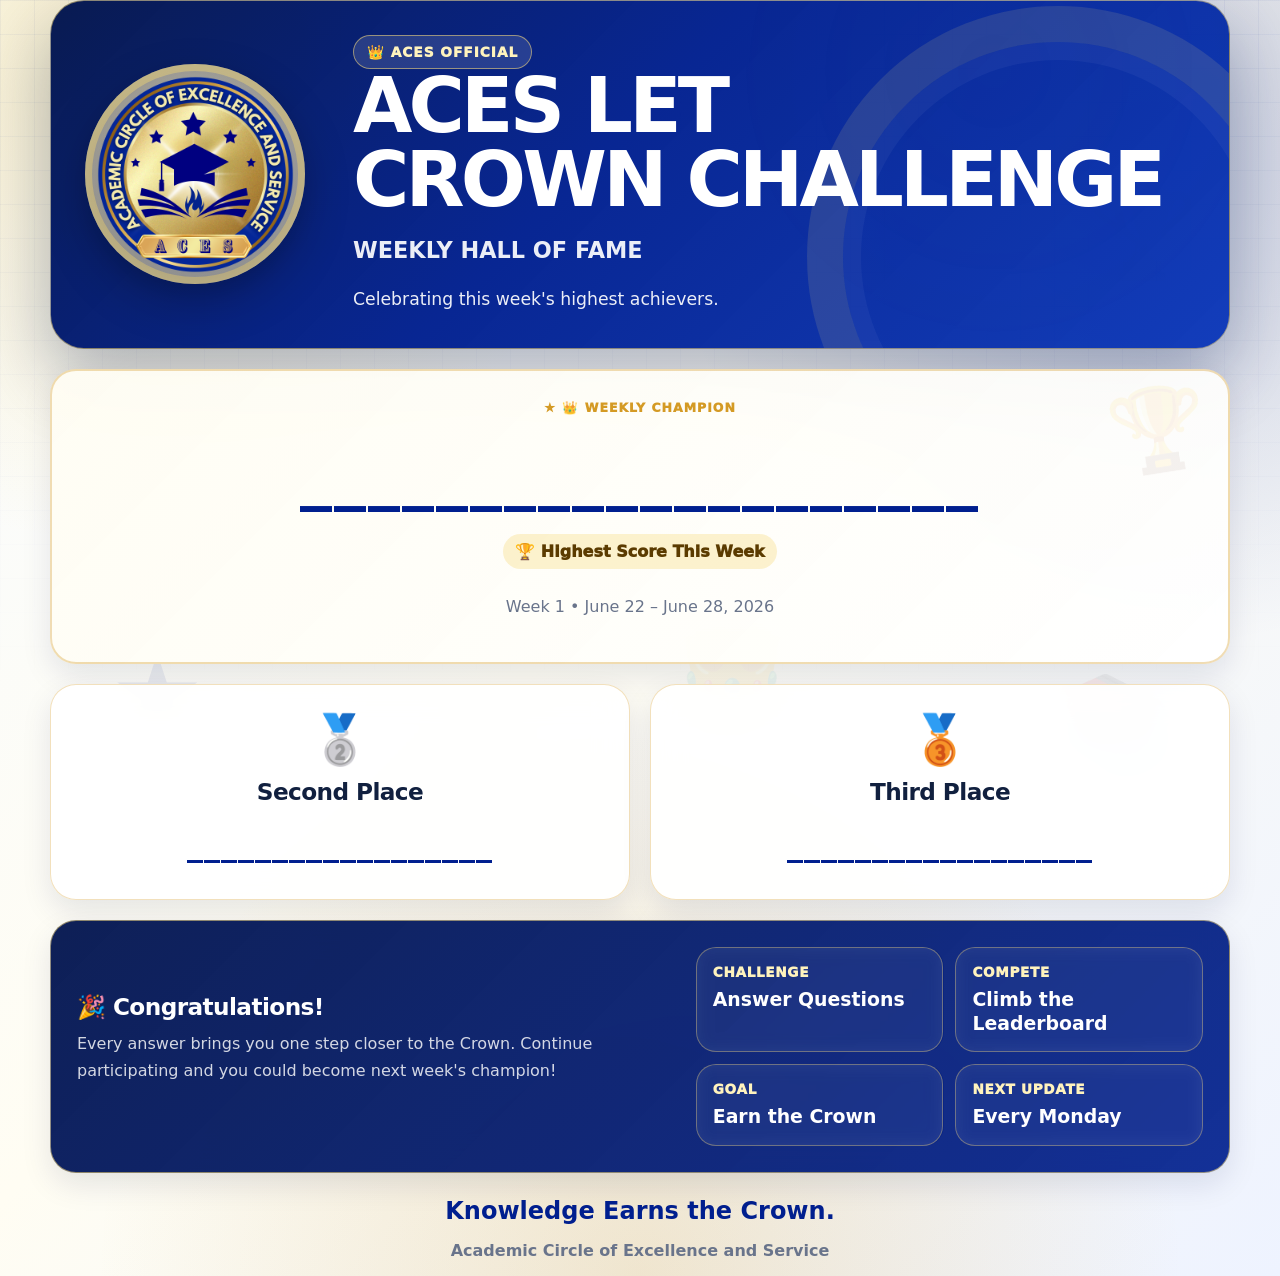
<file: weekly-hall-of-fame.html>
<!DOCTYPE html>
<html lang="en">
<head>
    <meta charset="UTF-8">
    <meta name="viewport" content="width=device-width, initial-scale=1.0">
    <title>ACES Weekly Hall of Fame</title>

    <link rel="stylesheet" href="style.css">
</head>
<body>

<div class="aces-bg">
    <span>👑</span>
    <span>🏆</span>
    <span>★</span>
    <span>📚</span>
    <span>🎓</span>
    <span>👑</span>
</div>

<div class="wrap">
    <header class="hero" style="min-height:320px;">
        <div class="hero-logo-wrap">
            <img src="assets/aces-logo.png" class="hero-logo" alt="ACES Logo">
        </div>
        <div class="hero-copy">
            <div class="eyebrow">
                👑 ACES OFFICIAL
            </div>
            <h1>
                ACES LET<br>
                CROWN CHALLENGE
            </h1>

            <p style="font-size:1.4rem;font-weight:700;">
                WEEKLY HALL OF FAME
            </p>

            <p>
                Celebrating this week's highest achievers.
            </p>

        </div>

    </header>


    <section class="panel champion-card">

        <div style="text-align:center;">

            <div class="card-kicker">
                👑 Weekly Champion
            </div>

            <h1 style="
                font-size:4rem;
                color:var(--royal);
                margin-top:15px;
                margin-bottom:10px;
                letter-spacing:2px;
            ">
                ____________________
            </h1>

            <div class="leader-score">
                🏆 Highest Score This Week
            </div>

            <p class="muted" style="margin-top:25px;">
                Week 1 • June 22 – June 28, 2026
            </p>

        </div>

    </section>


    <div class="champions-grid">

        <section class="panel">

            <div style="text-align:center">

                <div style="font-size:3rem;">
                    🥈
                </div>

                <h2 style="margin-top:10px;">
                    Second Place
                </h2>

                <h3 style="
                    color:var(--royal);
                    font-size:2rem;
                    letter-spacing:1px;
                ">
                    __________________
                </h3>

            </div>

        </section>

        <section class="panel">

            <div style="text-align:center">

                <div style="font-size:3rem;">
                    🥉
                </div>

                <h2 style="margin-top:10px;">
                    Third Place
                </h2>

                <h3 style="
                    color:var(--royal);
                    font-size:2rem;
                    letter-spacing:1px;
                ">
                    __________________
                </h3>

            </div>

        </section>

    </div>


    <section class="panel contender-strip">

        <div>

            <h2>
                🎉 Congratulations!
            </h2>

            <p class="muted">
                Every answer brings you one step closer to the Crown.
                Continue participating and you could become next week's champion!
            </p>

        </div>

        <div class="mini-contender-grid">

            <div class="mini-card">

                <span>Challenge</span>

                <strong>
                    Answer Questions
                </strong>

            </div>

            <div class="mini-card">

                <span>Compete</span>

                <strong>
                    Climb the Leaderboard
                </strong>

            </div>

            <div class="mini-card">

                <span>Goal</span>

                <strong>
                    Earn the Crown
                </strong>

            </div>

            <div class="mini-card">

                <span>Next Update</span>

                <strong>
                    Every Monday
                </strong>

            </div>

        </div>

    </section>


    <footer class="footer">

        <h2 style="color:var(--royal);margin-bottom:8px;">
            Knowledge Earns the Crown.
        </h2>

        <p>
            Academic Circle of Excellence and Service
        </p>

    </footer>

</div>

</body>
</html>
</file>
<file: style.css>
:root {
  --royal:#001f8f;
  --royal-2:#0633b8;
  --navy:#04164f;
  --blue:#072c94;
  --gold:#d49a24;
  --gold-2:#f6d979;
  --cream:#fff3bd;
  --ivory:#fffdf3;
  --white:#ffffff;
  --ink:#11203f;
  --muted:#69748b;
  --line:rgba(212,154,36,.35);
  --green:#0f9f6e;
  --red:#db3b3b;
  --shadow:0 22px 60px rgba(4,22,79,.16);
  --shadow-soft:0 12px 30px rgba(4,22,79,.10);
  --radius:26px;
}

* { box-sizing:border-box; }
html { scroll-behavior:smooth; }
body {
  margin:0;
  min-height:100vh;
  font-family:Inter, ui-sans-serif, system-ui, -apple-system, BlinkMacSystemFont, "Segoe UI", Arial, sans-serif;
  color:var(--ink);
  background:
    radial-gradient(circle at 10% 5%, rgba(246,217,121,.40), transparent 30rem),
    radial-gradient(circle at 90% 12%, rgba(0,31,143,.22), transparent 31rem),
    radial-gradient(circle at 50% 100%, rgba(212,154,36,.20), transparent 34rem),
    linear-gradient(135deg, #f8fbff 0%, #fffdf3 47%, #eef3ff 100%);
  overflow-x:hidden;
}

body::before {
  content:"";
  position:fixed;
  inset:0;
  pointer-events:none;
  background-image:
    linear-gradient(rgba(0,31,143,.045) 1px, transparent 1px),
    linear-gradient(90deg, rgba(0,31,143,.045) 1px, transparent 1px);
  background-size:34px 34px;
  mask-image:linear-gradient(to bottom, black, transparent 78%);
}

.aces-bg {
  position:fixed;
  inset:0;
  overflow:hidden;
  pointer-events:none;
  z-index:0;
}
.aces-bg span {
  position:absolute;
  color:rgba(0,31,143,.07);
  font-weight:950;
  font-size:clamp(2.1rem, 7vw, 6rem);
  letter-spacing:.06em;
  animation:floatSymbol 18s ease-in-out infinite;
  user-select:none;
}
.aces-bg span:nth-child(1){left:4%;top:12%;animation-delay:0s;}
.aces-bg span:nth-child(2){right:6%;top:20%;animation-delay:2s;}
.aces-bg span:nth-child(3){left:9%;bottom:17%;animation-delay:4s;}
.aces-bg span:nth-child(4){right:8%;bottom:14%;animation-delay:6s;}
.aces-bg span:nth-child(5){left:47%;top:6%;animation-delay:8s;}
.aces-bg span:nth-child(6){right:38%;bottom:20%;animation-delay:10s;}
@keyframes floatSymbol {
  0%,100% { transform:translateY(0) rotate(-4deg); opacity:.42; }
  50% { transform:translateY(-24px) rotate(5deg); opacity:.85; }
}

.screen {
  display:none;
  min-height:100vh;
  padding:30px 18px;
  position:relative;
  z-index:1;
}
.screen.active { display:block; animation:fadeIn .24s ease both; }
@keyframes fadeIn { from { opacity:0; transform:translateY(8px); } to { opacity:1; transform:translateY(0); } }
.wrap { max-width:1180px; margin:0 auto; position:relative; z-index:1; }
.wrap.narrow { max-width:940px; }

.hero {
  position:relative;
  overflow:hidden;
  display:grid;
  grid-template-columns:240px minmax(0, 1fr);
  gap:28px;
  align-items:center;
  padding:34px;
  border-radius:34px;
  color:#fff;
  border:1px solid rgba(246,217,121,.55);
  box-shadow:0 28px 70px rgba(4,22,79,.32);
  background:
    linear-gradient(135deg, rgba(4,22,79,.98), rgba(0,31,143,.97) 46%, rgba(6,51,184,.94)),
    radial-gradient(circle at 80% 20%, rgba(246,217,121,.40), transparent 18rem);
}
.hero::after {
  content:"";
  position:absolute;
  right:-80px;
  bottom:-160px;
  width:430px;
  height:430px;
  border-radius:50%;
  border:36px solid rgba(246,217,121,.12);
  box-shadow:inset 0 0 0 18px rgba(255,255,255,.04);
}
.hero > * { position:relative; z-index:1; }
.hero h1 {
  margin:0;
  font-size:clamp(2.25rem, 6vw, 4.8rem);
  line-height:.96;
  letter-spacing:-.05em;
}
.hero p {
  max-width:820px;
  margin:16px 0 0;
  font-size:1.08rem;
  line-height:1.65;
  color:rgba(255,255,255,.92);
}
.crest-hero { min-height:360px; }
.hero-logo-wrap {
  width:220px;
  height:220px;
  display:grid;
  place-items:center;
  border-radius:50%;
  background:radial-gradient(circle, rgba(255,253,243,.97), rgba(246,217,121,.46));
  box-shadow:0 18px 46px rgba(0,0,0,.22), inset 0 0 0 7px rgba(246,217,121,.46);
}
.hero-logo {
  width:205px;
  height:205px;
  object-fit:contain;
  filter:drop-shadow(0 8px 16px rgba(0,0,0,.18));
}
.compact-hero {
  grid-template-columns:100px minmax(0,1fr);
  padding:26px;
  min-height:unset;
}
.compact-logo {
  width:92px;
  height:92px;
  object-fit:contain;
  border-radius:50%;
  background:rgba(255,255,255,.92);
  padding:6px;
  box-shadow:0 12px 30px rgba(0,0,0,.22);
}
.eyebrow {
  display:inline-flex;
  align-items:center;
  gap:8px;
  padding:8px 13px;
  border-radius:999px;
  background:rgba(255,255,255,.13);
  border:1px solid rgba(246,217,121,.55);
  color:var(--cream);
  font-size:.86rem;
  font-weight:950;
  text-transform:uppercase;
  letter-spacing:.07em;
}

.panel {
  background:rgba(255,255,255,.92);
  border:1px solid rgba(212,154,36,.30);
  border-radius:var(--radius);
  padding:26px;
  margin-top:20px;
  box-shadow:var(--shadow-soft);
  backdrop-filter:blur(16px);
}
.panel h2 { margin:0 0 10px; letter-spacing:-.025em; font-size:1.45rem; }
.panel h3 { margin:20px 0 10px; color:var(--navy); }
.muted { color:var(--muted); line-height:1.65; margin-top:0; }
.card-kicker {
  display:inline-flex;
  align-items:center;
  gap:6px;
  font-weight:950;
  color:var(--gold);
  text-transform:uppercase;
  letter-spacing:.08em;
  font-size:.78rem;
  margin-bottom:8px;
}
.card-kicker::before { content:"★"; }

.hero-actions, .actions {
  display:flex;
  flex-wrap:wrap;
  gap:10px;
  margin-top:18px;
  align-items:center;
}
button {
  border:0;
  border-radius:16px;
  padding:14px 20px;
  min-height:48px;
  font-size:1rem;
  font-weight:950;
  cursor:pointer;
  transition:transform .16s ease, box-shadow .16s ease, filter .16s ease;
}
button:hover { transform:translateY(-2px); box-shadow:0 12px 26px rgba(4,22,79,.16); }
button:active { transform:translateY(0); }
button:disabled { cursor:not-allowed; opacity:.62; transform:none; box-shadow:none; }
.primary { color:#fff; background:linear-gradient(135deg, var(--royal), var(--royal-2)); }
.secondary { color:var(--royal); background:#eef3ff; border:1px solid rgba(0,31,143,.18); }
.gold { color:#2e2100; background:linear-gradient(135deg, var(--gold-2), var(--gold)); border:1px solid rgba(255,255,255,.40); }
.danger { color:#8d1515; background:#fff0f0; border:1px solid rgba(219,59,59,.24); }
.small-btn { min-height:40px; padding:10px 14px; font-size:.9rem; }

.champions-grid, .leaderboard-grid, .setup-grid {
  display:grid;
  grid-template-columns:repeat(2, minmax(0,1fr));
  gap:20px;
  align-items:start;
}
.champion-card {
  position:relative;
  overflow:hidden;
  border:2px solid rgba(212,154,36,.34);
  background:linear-gradient(135deg, rgba(255,253,243,.96), rgba(255,255,255,.92));
}
.champion-card::after {
  content:"🏆";
  position:absolute;
  right:20px;
  top:12px;
  font-size:5rem;
  opacity:.08;
  transform:rotate(-9deg);
}
.leader-mini { position:relative; z-index:1; }
.leader-name { display:block; font-size:1.55rem; font-weight:950; color:var(--royal); line-height:1.1; }
.leader-detail { display:block; color:var(--muted); margin-top:5px; font-weight:750; }
.leader-score { display:inline-flex; margin-top:12px; padding:8px 12px; border-radius:999px; background:rgba(246,217,121,.34); color:#5b3b00; font-weight:950; }

.contender-strip {
  display:grid;
  grid-template-columns:minmax(0,1fr) minmax(360px,.85fr);
  gap:22px;
  align-items:center;
  background:linear-gradient(135deg, rgba(4,22,79,.96), rgba(0,31,143,.92));
  color:#fff;
  border-color:rgba(246,217,121,.55);
}
.contender-strip h2 { color:#fff; }
.contender-strip .muted { color:rgba(255,255,255,.82); }
.mini-contender-grid { display:grid; grid-template-columns:repeat(2,minmax(0,1fr)); gap:12px; }
.mini-card {
  border:1px solid rgba(246,217,121,.36);
  border-radius:20px;
  padding:16px;
  background:rgba(255,255,255,.10);
  backdrop-filter:blur(8px);
}
.mini-card span { display:block; color:var(--cream); font-size:.85rem; font-weight:950; text-transform:uppercase; letter-spacing:.05em; }
.mini-card strong { display:block; margin-top:8px; font-size:1.18rem; line-height:1.25; }

.form-grid { display:grid; grid-template-columns:repeat(2,minmax(0,1fr)); gap:13px; }
.span-2 { grid-column:span 2; }
label { display:block; margin:12px 0 7px; color:var(--navy); font-weight:950; }
input {
  width:100%;
  padding:15px 16px;
  border:2px solid rgba(0,31,143,.15);
  border-radius:16px;
  background:#fbfdff;
  outline:none;
  font-size:1rem;
  color:var(--ink);
  transition:.2s ease;
}
input:focus { border-color:var(--royal-2); box-shadow:0 0 0 4px rgba(0,31,143,.10); background:#fff; }
.entry-error {
  display:none;
  margin-top:14px;
  padding:12px 14px;
  border-radius:16px;
  background:#fff0f0;
  border:1px solid rgba(219,59,59,.28);
  color:#8d1515;
  font-weight:900;
}
.entry-error.show { display:block; }

.mode-grid { display:grid; grid-template-columns:repeat(2,minmax(0,1fr)); gap:14px; margin-top:14px; }
.mode-card {
  text-align:left;
  color:var(--ink);
  background:linear-gradient(135deg, #fffdf3, #fff 66%);
  border:2px solid rgba(212,154,36,.28);
  border-radius:24px;
  padding:20px;
  min-height:170px;
  display:flex;
  flex-direction:column;
  align-items:flex-start;
  gap:8px;
}
.mode-card.selected {
  border-color:var(--gold);
  box-shadow:0 20px 44px rgba(212,154,36,.19), inset 0 0 0 2px rgba(246,217,121,.22);
  background:linear-gradient(135deg, #fff3bd, #fff 70%);
}
.mode-icon { font-size:2.2rem; }
.mode-card strong { color:var(--navy); font-size:1.22rem; }
.mode-card small { color:var(--muted); font-weight:800; line-height:1.45; }
.mode-rule {
  margin-top:16px;
  padding:13px 14px;
  border-radius:16px;
  color:#5b3b00;
  background:rgba(246,217,121,.24);
  border:1px solid rgba(212,154,36,.28);
  font-weight:850;
  line-height:1.5;
}

.status-bar { display:flex; flex-wrap:wrap; gap:8px; margin-bottom:16px; }
.pill {
  display:inline-flex;
  align-items:center;
  gap:6px;
  padding:8px 11px;
  border-radius:999px;
  color:var(--royal);
  background:#eef3ff;
  border:1px solid rgba(0,31,143,.16);
  font-weight:950;
  font-size:.88rem;
}
.progress {
  height:12px;
  border-radius:999px;
  overflow:hidden;
  background:#edf2ff;
  border:1px solid rgba(0,31,143,.12);
  margin-bottom:18px;
}
.bar { height:100%; width:0%; border-radius:999px; background:linear-gradient(90deg, var(--gold), var(--gold-2)); transition:width .25s ease; }
.group-line {
  display:inline-flex;
  padding:8px 12px;
  border-radius:999px;
  background:rgba(246,217,121,.25);
  color:#5b3b00;
  font-weight:950;
  margin-bottom:12px;
}
.question-text { font-size:clamp(1.25rem, 3vw, 1.85rem); line-height:1.35; margin:0 0 18px; color:var(--navy); }
.choices-box { display:grid; gap:10px; }
.choice-btn {
  width:100%;
  min-height:58px;
  text-align:left;
  color:var(--ink);
  background:#fff;
  border:2px solid rgba(0,31,143,.12);
  border-radius:18px;
  box-shadow:none;
  line-height:1.45;
}
.choice-btn:hover { border-color:rgba(0,31,143,.35); }
.choice-btn.correct { border-color:rgba(15,159,110,.45); background:rgba(15,159,110,.10); color:#075b40; }
.choice-btn.incorrect { border-color:rgba(219,59,59,.45); background:rgba(219,59,59,.10); color:#7f1515; }
.feedback {
  display:none;
  margin-top:14px;
  padding:13px 14px;
  border-radius:16px;
  font-weight:950;
  line-height:1.5;
}
.feedback.show { display:block; }
.feedback.correct { color:#075b40; background:rgba(15,159,110,.10); border:1px solid rgba(15,159,110,.24); }
.feedback.incorrect { color:#7f1515; background:rgba(219,59,59,.10); border:1px solid rgba(219,59,59,.24); }

.result-hero { display:block; min-height:unset; }
.score-orb {
  display:grid;
  place-items:center;
  width:150px;
  height:150px;
  margin-top:22px;
  border-radius:50%;
  color:#2e2100;
  background:radial-gradient(circle at 30% 22%, #fffdf3, var(--gold-2) 58%, var(--gold));
  box-shadow:inset 0 0 0 8px rgba(255,255,255,.42), 0 20px 44px rgba(0,0,0,.20);
  font-size:2.2rem;
  font-weight:950;
}
.breakdown-grid {
  display:grid;
  grid-template-columns:repeat(4,minmax(0,1fr));
  gap:12px;
  margin:16px 0 22px;
}
.breakdown-card {
  border:1px solid rgba(0,31,143,.12);
  background:#fbfdff;
  border-radius:18px;
  padding:14px;
}
.breakdown-card strong { display:block; color:var(--royal); font-size:1.4rem; }
.breakdown-card span { display:block; color:var(--muted); font-weight:800; margin-top:5px; }
.submit-box {
  border:2px solid rgba(212,154,36,.34);
  border-radius:22px;
  padding:20px;
  background:linear-gradient(135deg, rgba(255,243,189,.80), rgba(255,255,255,.88));
  margin:16px 0;
}
.submit-status { display:block; margin-top:10px; color:#5b3b00; font-weight:900; }

.section-title-row { display:flex; align-items:start; justify-content:space-between; gap:16px; }
.table-wrap { overflow:auto; border-radius:18px; border:1px solid rgba(0,31,143,.12); background:#fff; }
table { width:100%; border-collapse:collapse; min-width:620px; }
th, td { padding:13px 12px; text-align:left; border-bottom:1px solid rgba(0,31,143,.09); vertical-align:top; }
th { color:var(--navy); background:#f5f8ff; font-size:.88rem; text-transform:uppercase; letter-spacing:.04em; }
td { color:var(--ink); font-weight:700; }
tr:last-child td { border-bottom:0; }
.rank-badge {
  display:inline-grid;
  place-items:center;
  min-width:30px;
  height:30px;
  border-radius:999px;
  background:rgba(246,217,121,.32);
  color:#5b3b00;
  font-weight:950;
}
.storage-status {
  display:inline-flex;
  padding:9px 12px;
  border-radius:999px;
  background:#eef3ff;
  color:var(--royal);
  border:1px solid rgba(0,31,143,.14);
  font-weight:900;
}
.footer { text-align:center; color:var(--muted); margin:24px 0 8px; font-weight:800; }

@media (max-width: 920px) {
  .hero, .compact-hero { grid-template-columns:1fr; text-align:center; justify-items:center; }
  .hero-copy { text-align:center; }
  .hero-actions, .actions { justify-content:center; }
  .champions-grid, .setup-grid, .leaderboard-grid, .contender-strip { grid-template-columns:1fr; }
  .mini-contender-grid, .mode-grid { grid-template-columns:1fr; }
  .breakdown-grid { grid-template-columns:repeat(2,minmax(0,1fr)); }
}
@media (max-width: 560px) {
  .screen { padding:18px 12px; }
  .hero { padding:24px 20px; border-radius:26px; }
  .hero-logo-wrap { width:170px; height:170px; }
  .hero-logo { width:158px; height:158px; }
  .panel { padding:20px; border-radius:22px; }
  .form-grid, .breakdown-grid { grid-template-columns:1fr; }
  .span-2 { grid-column:auto; }
  button { width:100%; }
  .status-bar { display:grid; grid-template-columns:1fr 1fr; }
  table { min-width:560px; }
}


.sound-toggle {
  position:fixed;
  top:14px;
  right:14px;
  z-index:20;
  min-height:38px;
  width:auto;
  padding:9px 13px;
  border-radius:999px;
  color:#2e2100;
  background:linear-gradient(135deg, var(--gold-2), var(--gold));
  border:1px solid rgba(255,255,255,.55);
  box-shadow:0 12px 26px rgba(4,22,79,.18);
  font-size:.86rem;
  font-weight:950;
}
.sound-toggle[aria-pressed="false"] {
  color:var(--royal);
  background:#eef3ff;
  border-color:rgba(0,31,143,.18);
}
@media (max-width:560px) {
  .sound-toggle {
    width:auto;
    min-height:34px;
    padding:8px 11px;
    font-size:.78rem;
    top:10px;
    right:10px;
  }
}
</file>
